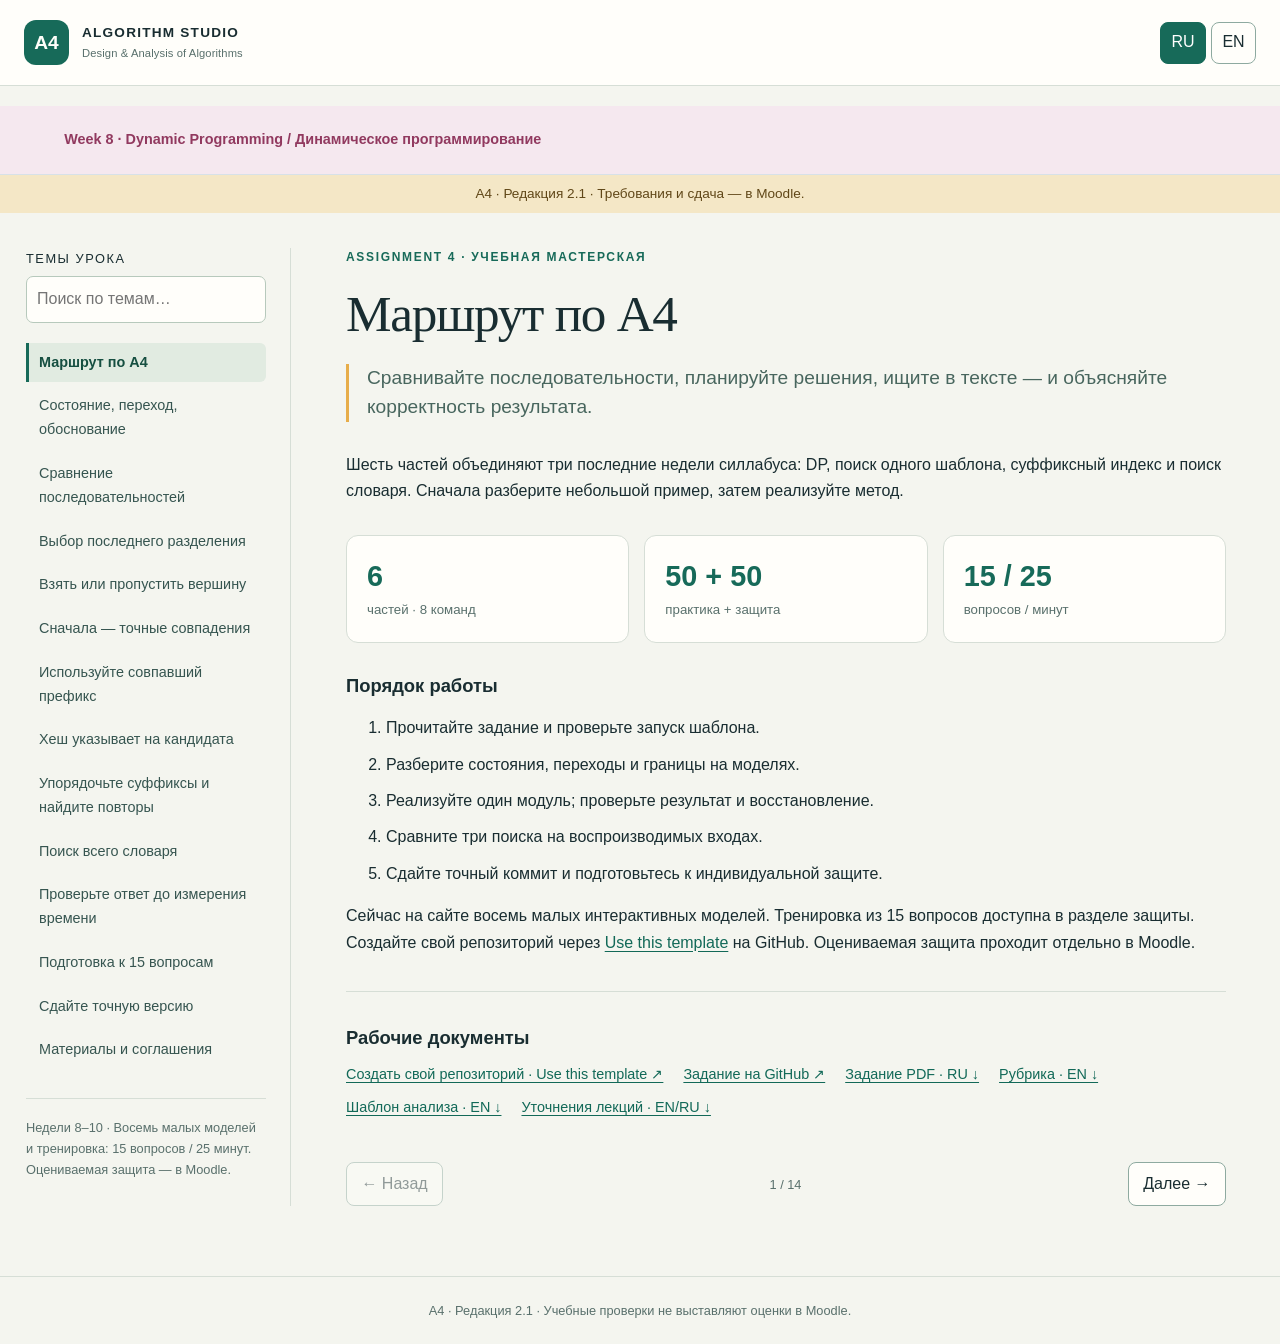
<file: docs/index.html>
<!doctype html>
<html lang="ru">
<head>
<meta charset="utf-8"><meta name="viewport" content="width=device-width, initial-scale=1">
<title>A4 · Dynamic Programming & String Processing</title>
<meta name="description" content="Учебные модели Assignment 4: динамическое программирование и обработка строк.">
<link rel="stylesheet" href="style.css">
<script defer src="content.js"></script><script defer src="app.js"></script>
</head>
<body>
<a class="skip" href="#main">К содержанию / Skip to content</a>
<header><a class="brand" href="#start"><span class="brand-icon">A4</span><span>ALGORITHM STUDIO<small>Design & Analysis of Algorithms</small></span></a><div class="language" role="group" aria-label="Language"><button data-lang="RU">RU</button><button data-lang="EN">EN</button></div></header>
<nav class="week8-banner" aria-label="Week 8"><a href="week8/">Week 8 · Dynamic Programming / Динамическое программирование</a></nav>
<div class="draft" id="draft"></div>
<div class="shell"><aside><label for="search" id="searchLabel"></label><input id="search" type="search" autocomplete="off"><nav id="nav" aria-label="Topics"></nav><div class="aside-note" id="asideNote"></div></aside>
<main id="main" tabindex="-1"><div class="eyebrow" id="eyebrow"></div><h1 id="title"></h1><p class="lead" id="lead"></p><article id="article"></article><section id="lab" class="lab" hidden aria-labelledby="labHeading"></section><section class="downloads"><h2 id="downloadsTitle"></h2><div id="downloads"></div></section><div class="paging"><button id="prev"></button><span id="position"></span><button id="next"></button></div></main></div>
<footer id="footer"></footer>
</body></html>
</file>
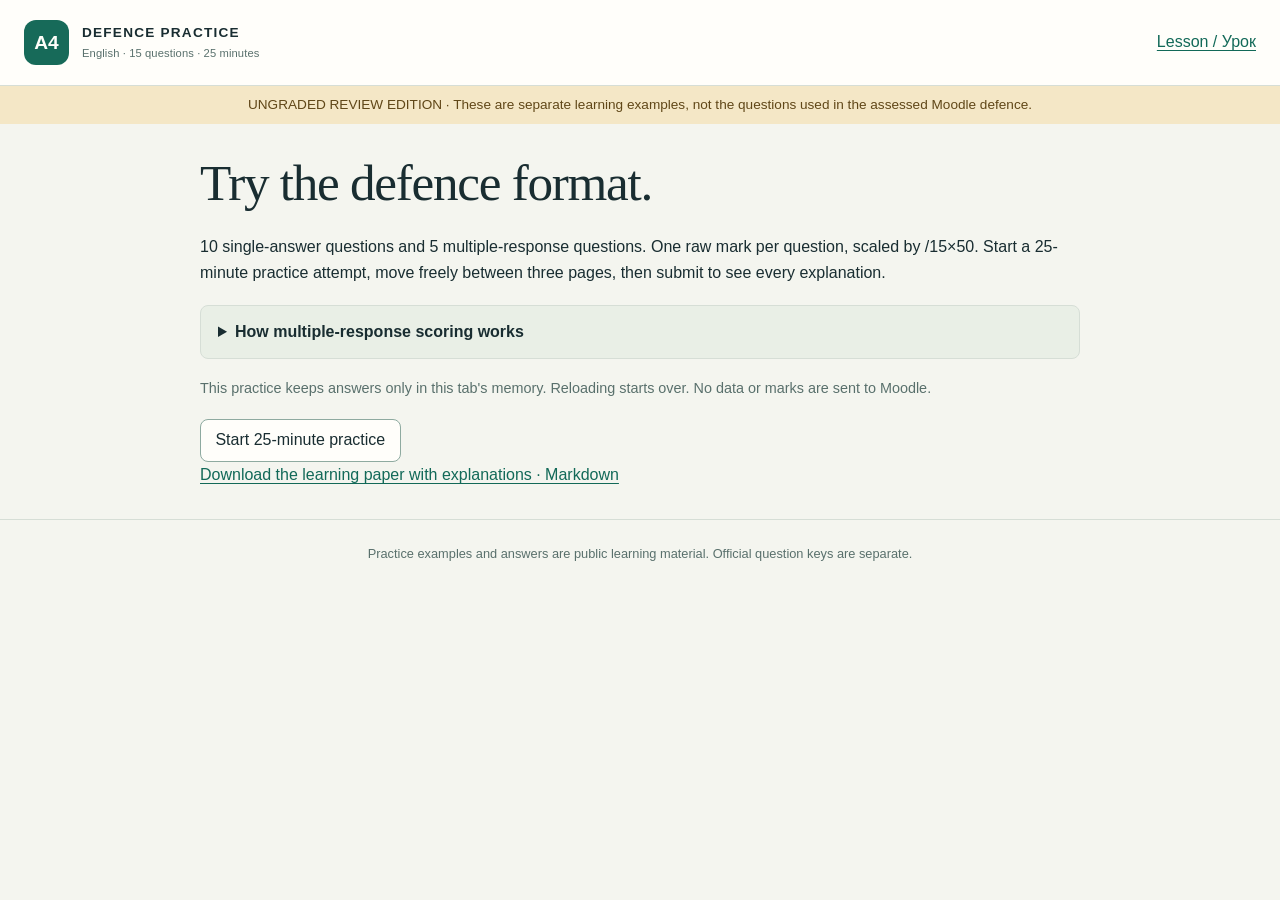
<file: docs/practice.html>
<!doctype html><html lang="en"><head><meta charset="utf-8"><meta name="viewport" content="width=device-width,initial-scale=1"><title>A4 · Defence Practice</title><link rel="stylesheet" href="style.css"><script defer src="practice-content.js"></script><script defer src="practice.js"></script>
<style>.practice-shell{max-width:920px;margin:30px auto;padding:0 20px}.practice-card{background:#fffefa;border:1px solid #d6ded6;border-radius:12px;padding:20px;margin:20px 0}.practice-card legend{font-weight:600;padding:0 5px}.practice-card fieldset{border:0;padding:0;margin:0;min-width:0}.practice-card label{display:flex;gap:12px;align-items:flex-start;margin-top:12px;cursor:pointer}.practice-card input{margin-top:7px;flex:none;accent-color:#176a59}.timer{position:sticky;top:0;background:#fffefa;border:1px solid #d6ded6;border-radius:9px;padding:12px 16px;display:flex;gap:14px;align-items:center;justify-content:space-between;z-index:2}.timer strong{font-size:1.3rem;font-variant-numeric:tabular-nums}.option-reason{font-size:.9rem;padding:8px 12px;border-left:3px solid #a8c3b0;margin-top:7px}.score{font-size:1.3rem;padding:18px;background:#e2eddf;border-radius:9px}.hint{font-size:.9rem;color:#59706c}.practice-card.correct{border-color:#26755b}.practice-card.partial{border-color:#b38a35}.practice-card.incorrect{border-color:#b17954}@media(max-width:620px){.practice-shell{padding:0 14px}.practice-card{padding:16px 12px}.timer{font-size:.82rem}.timer strong{font-size:1.1rem}.paging{flex-wrap:wrap}}
</style></head><body><header><a class="brand" href="index.html#defence"><span class="brand-icon">A4</span><span>DEFENCE PRACTICE<small>English · 15 questions · 25 minutes</small></span></a><a href="index.html#defence">Lesson / Урок</a></header><div class="draft">UNGRADED REVIEW EDITION · These are separate learning examples, not the questions used in the assessed Moodle defence.</div><main class="practice-shell"><h1>Try the defence format.</h1><div id="intro"><p>10 single-answer questions and 5 multiple-response questions. One raw mark per question, scaled by /15×50. Start a 25-minute practice attempt, move freely between three pages, then submit to see every explanation.</p><details><summary>How multiple-response scoring works</summary><p>With k correct options (2 or 3), each selected correct earns 1/k and each selected wrong deducts 1/(2k). The question floor is 0. Selecting all five gives 0.25 or about 0.67. Full credit needs all correct options and no incorrect options.</p></details><p class="hint">This practice keeps answers only in this tab's memory. Reloading starts over. No data or marks are sent to Moodle.</p><button id="start">Start 25-minute practice</button><p><a href="materials/Practice_15_EN.md" download>Download the learning paper with explanations · Markdown</a></p></div><div id="attempt" hidden><div class="timer"><span id="progress"></span><strong id="time">25:00</strong><button id="submit">Submit practice</button></div><p id="summary" role="status"></p><div id="questions"></div><div class="paging"><button id="back">← Previous page</button><span id="page"></span><button id="forward">Next page →</button></div><p class="hint">Questions 1–10: choose one. Questions 11–15: select all that apply.</p><button id="restart" hidden>Start a new practice</button></div></main><footer>Practice examples and answers are public learning material. Official question keys are separate.</footer></body></html>
</file>
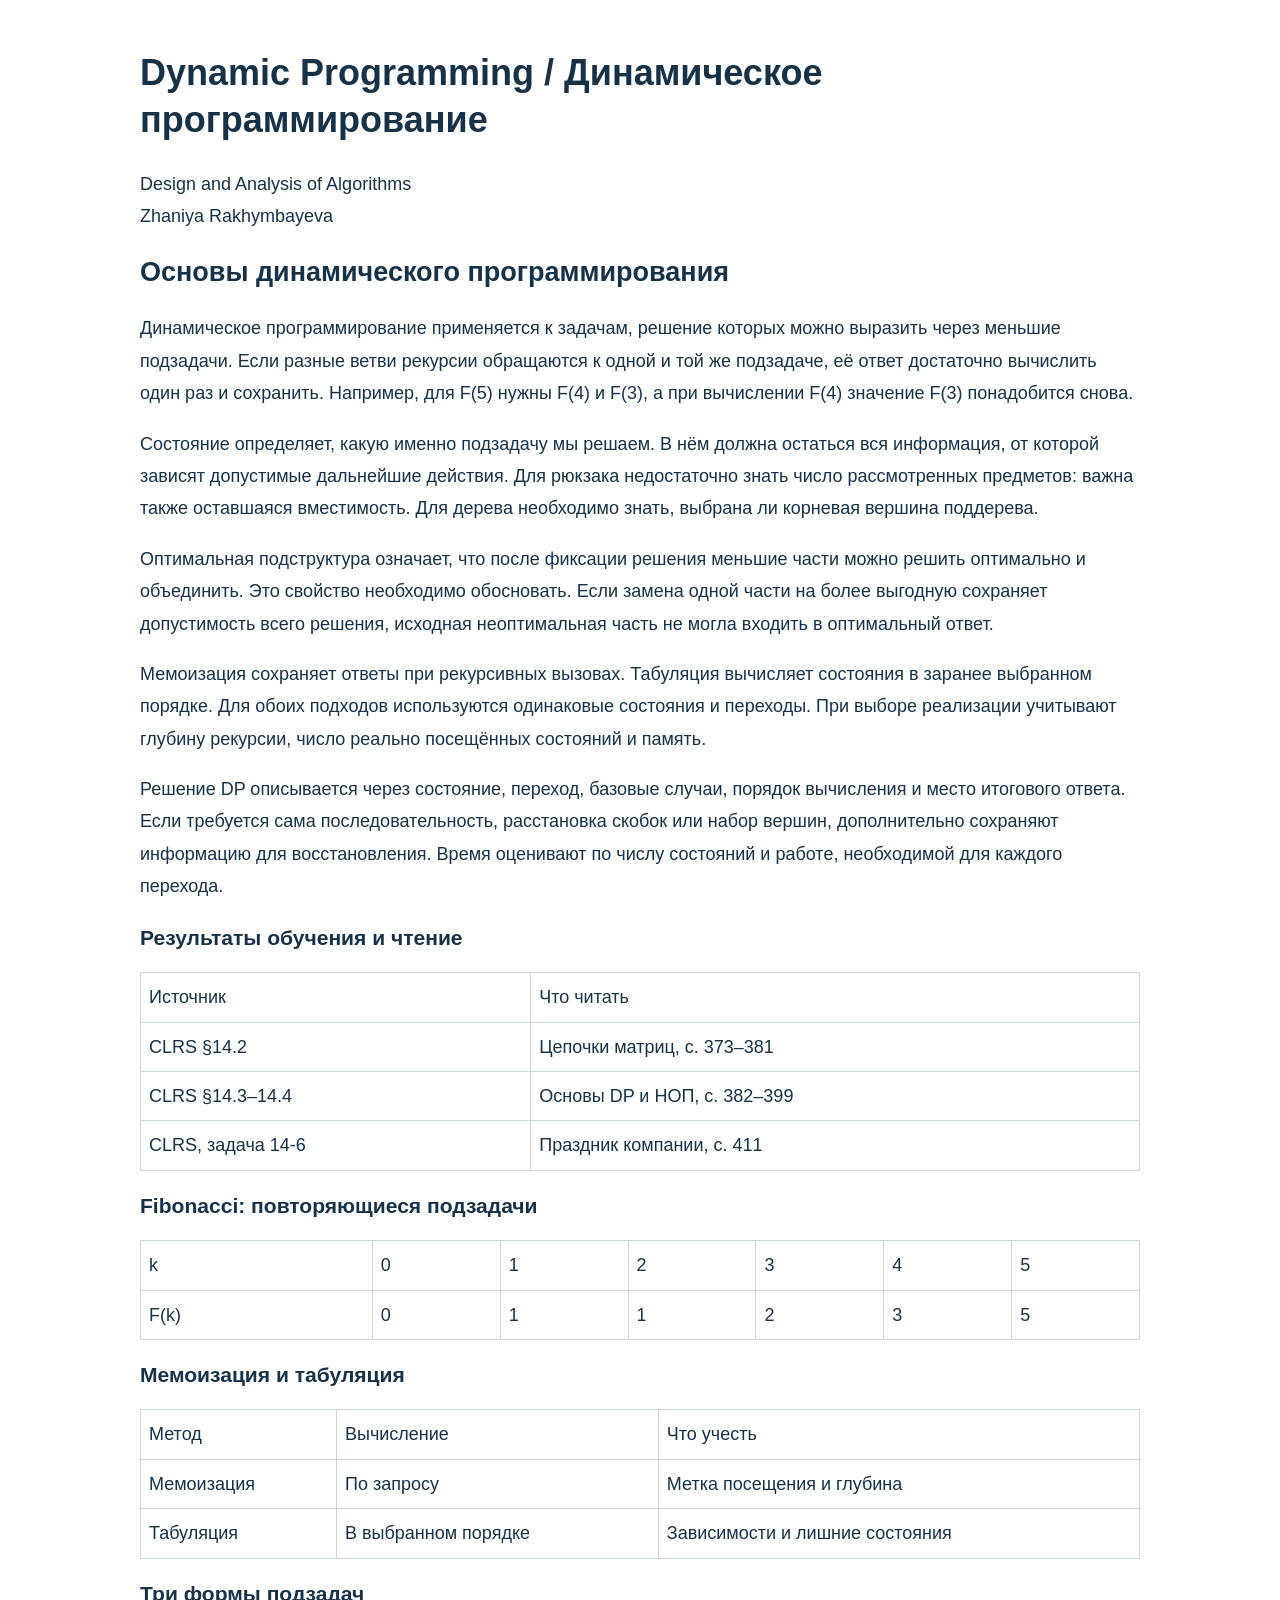
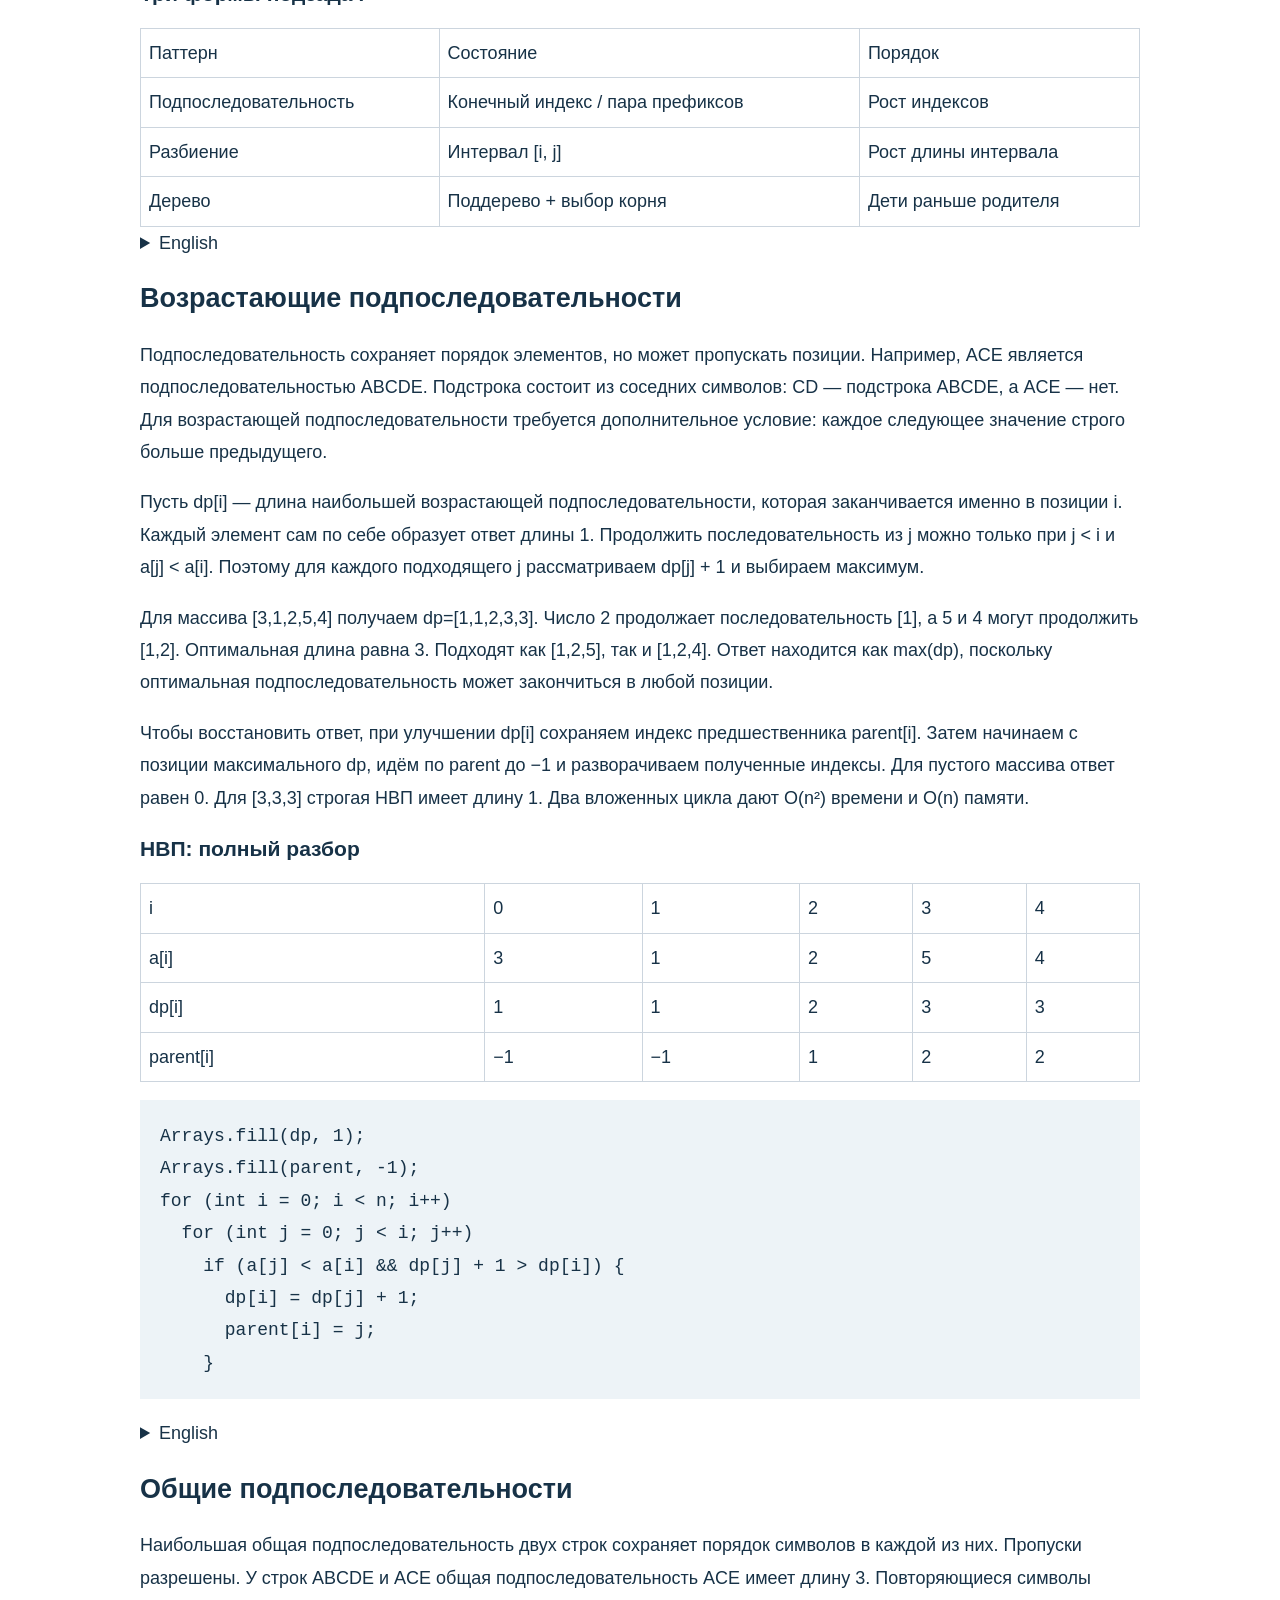
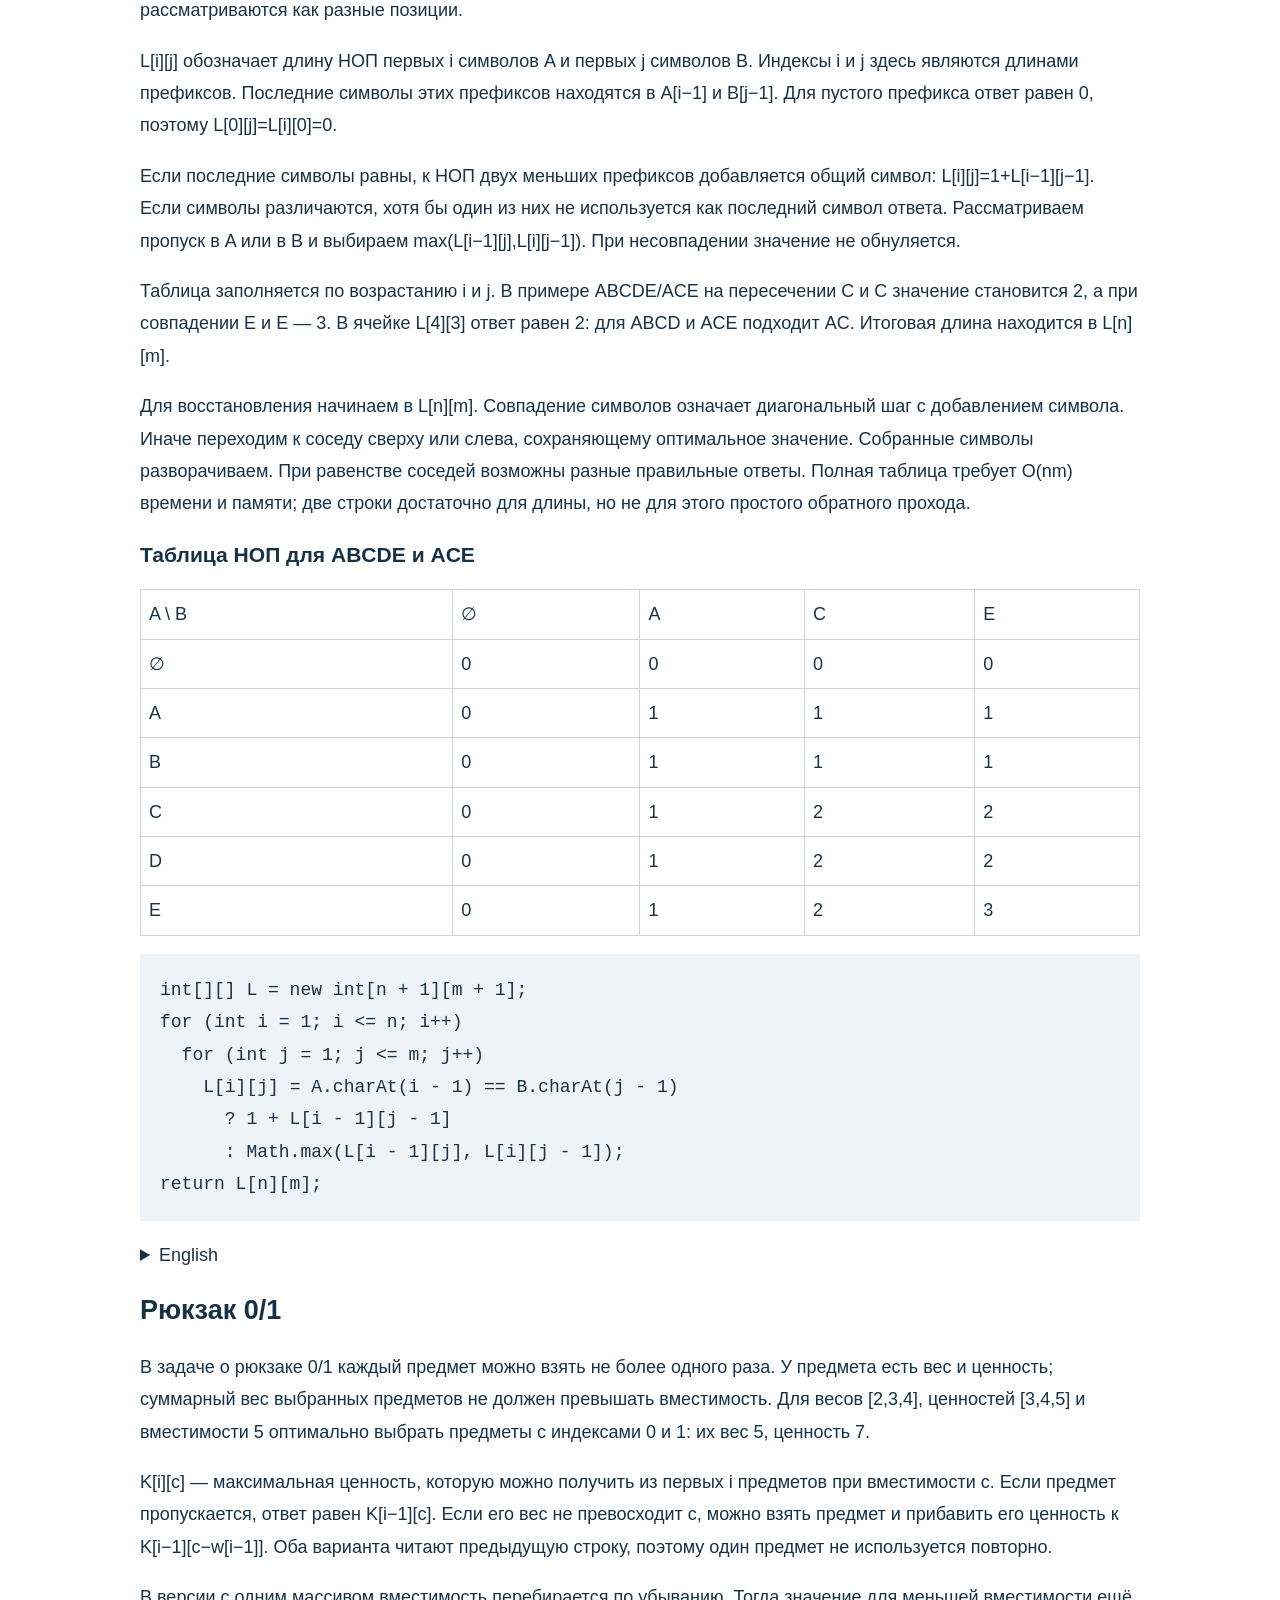
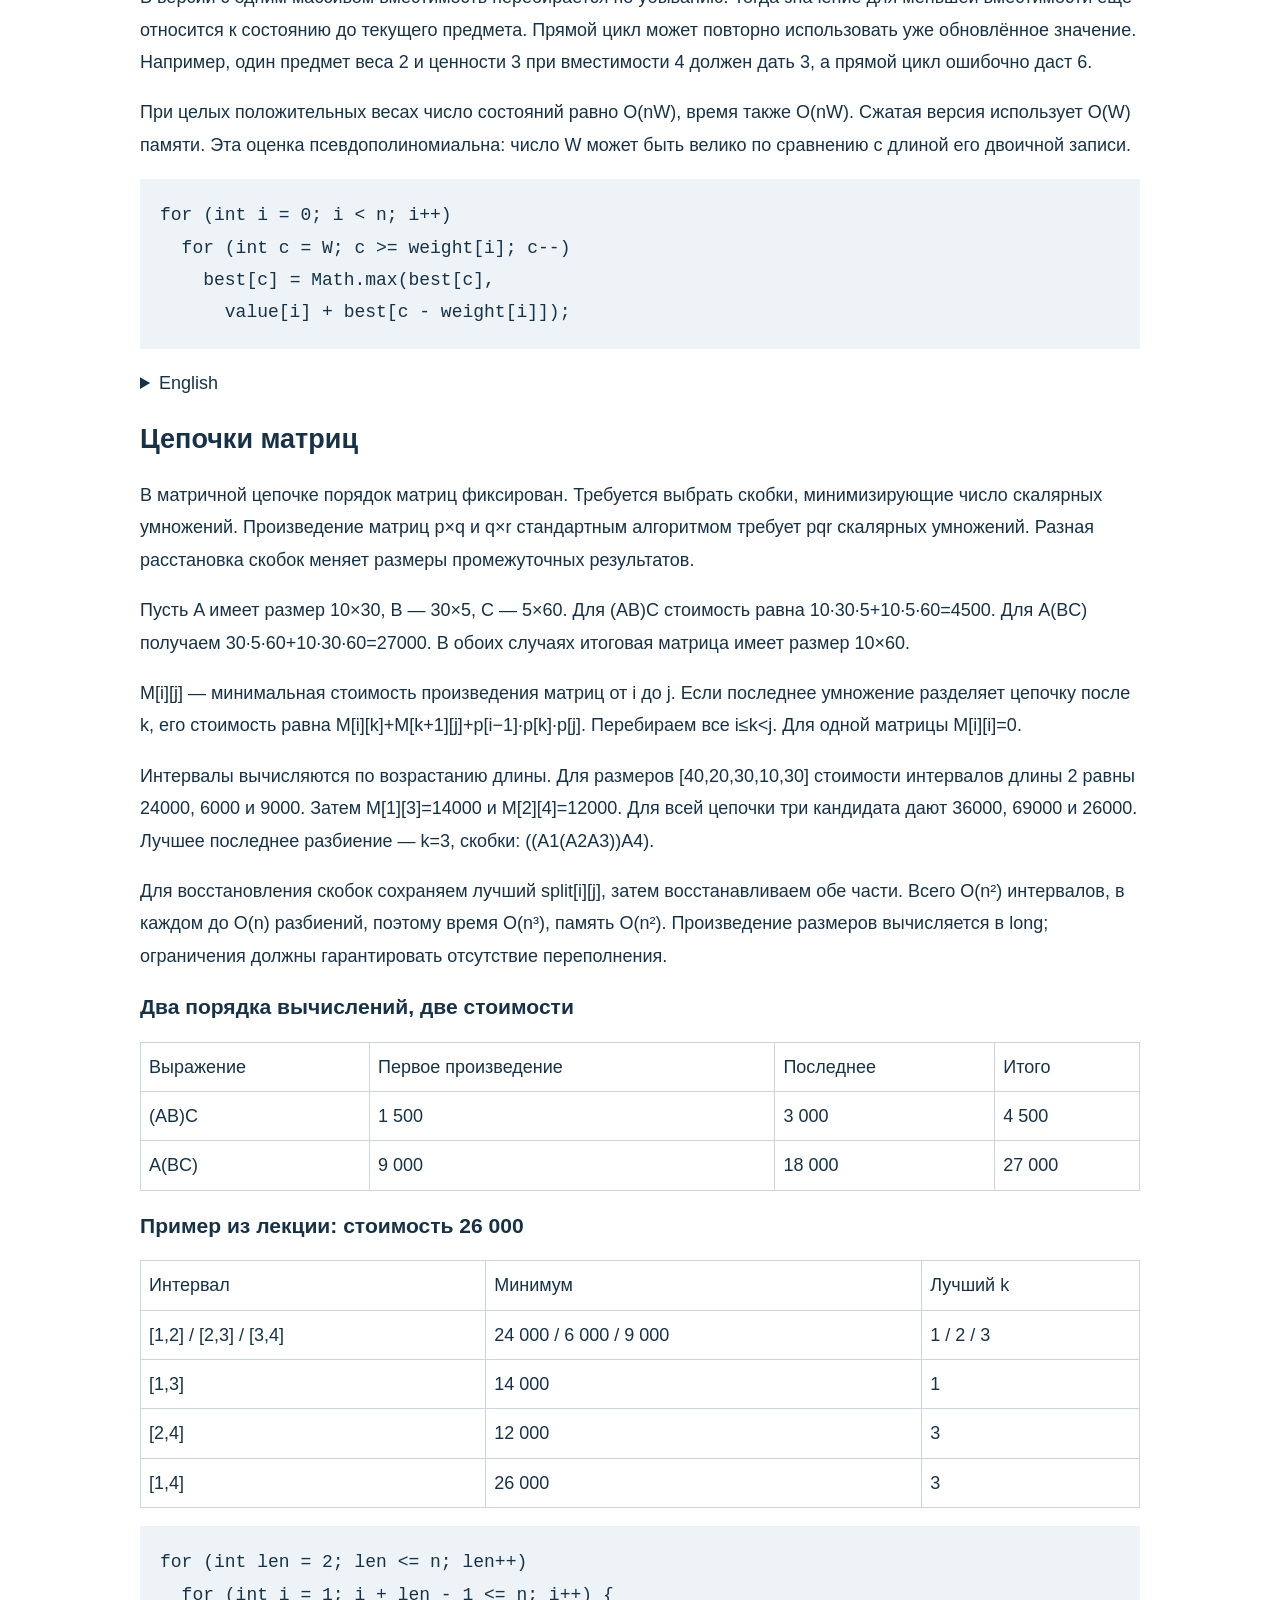
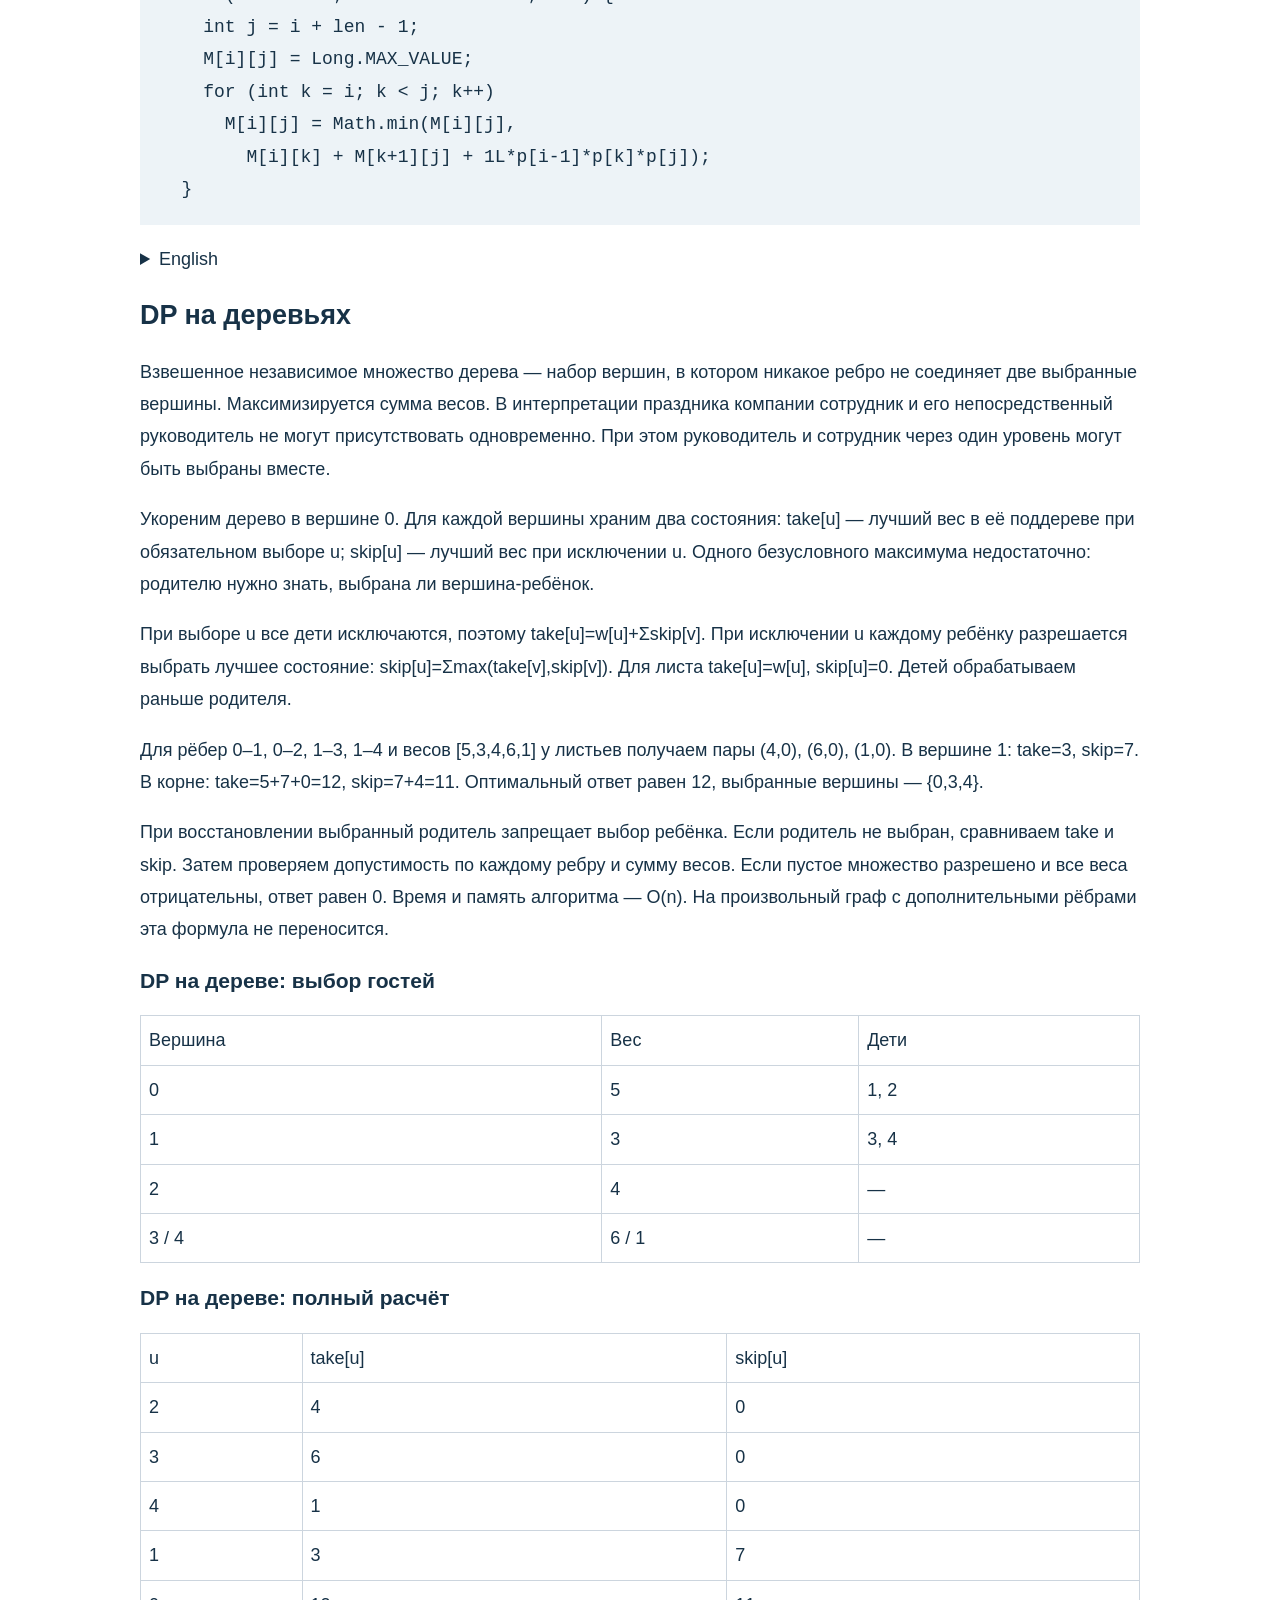
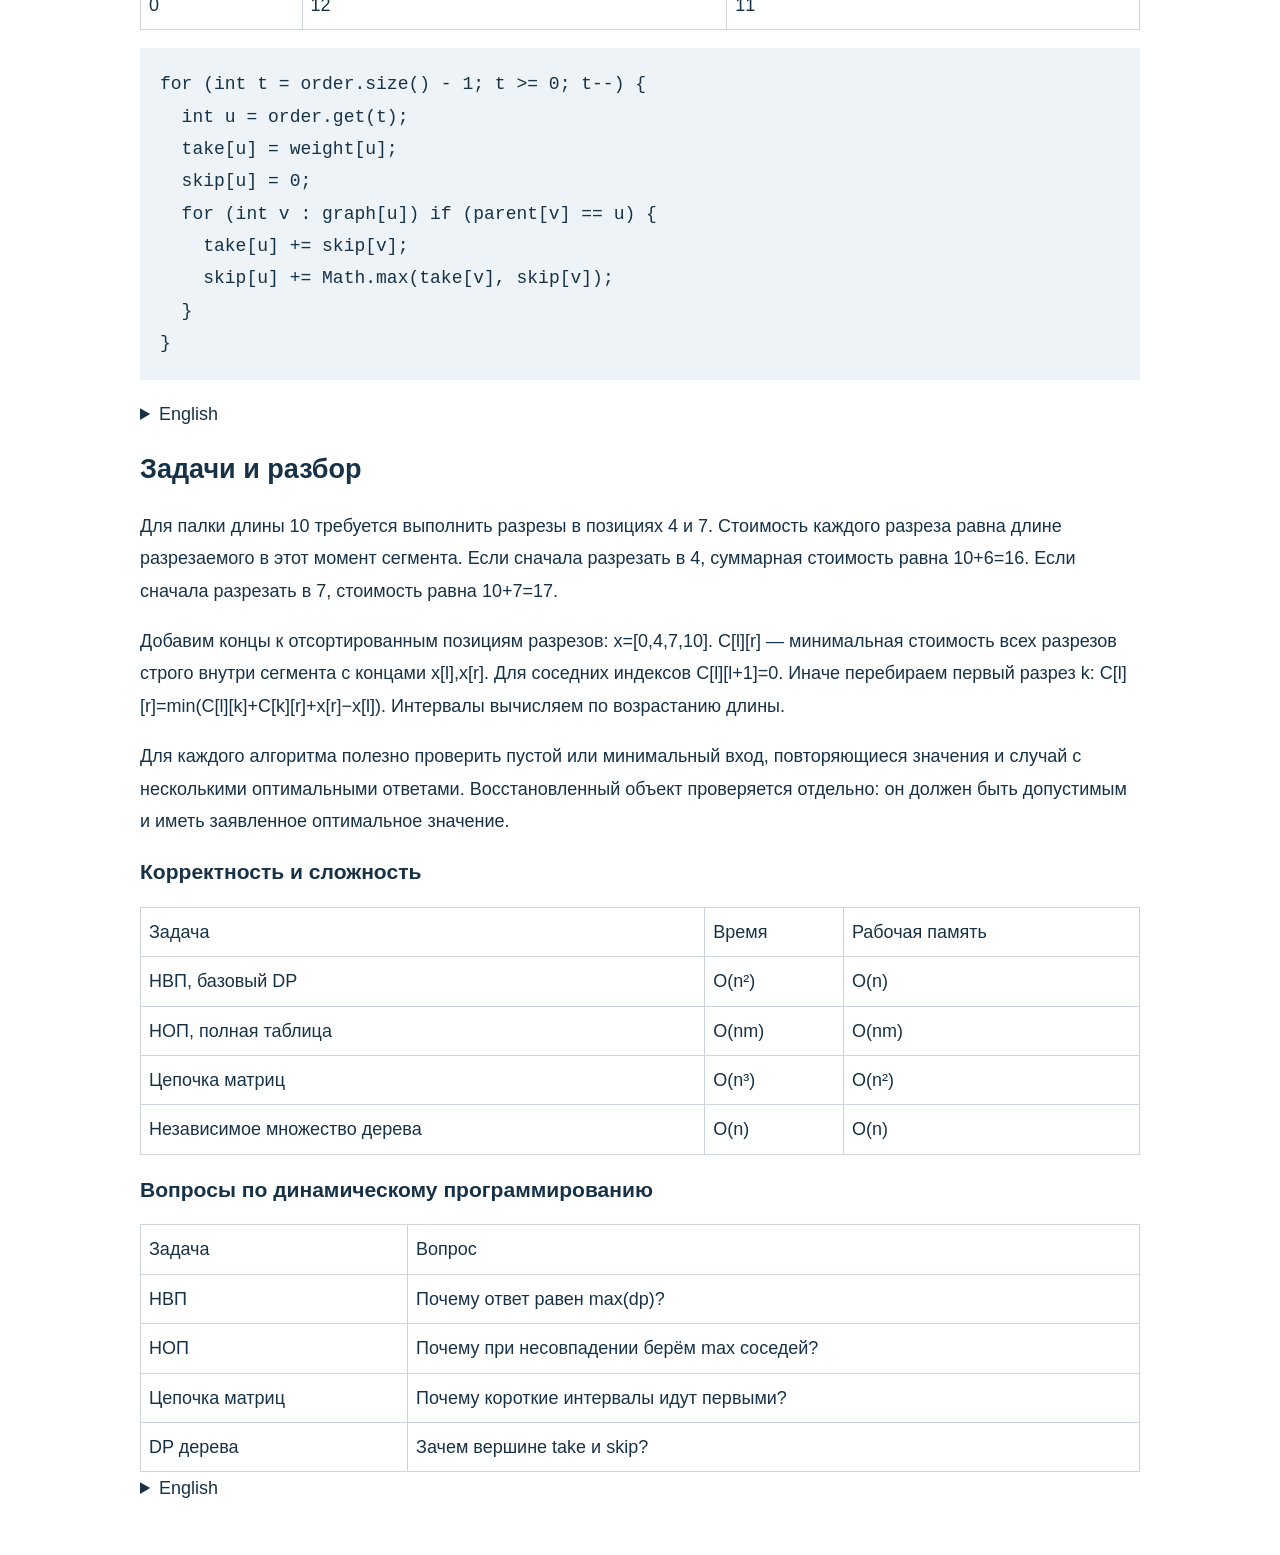
<file: docs/week8/materials/Lecture_Notes_EN_RU.html>
<!doctype html><html lang="ru"><meta charset="utf-8"><meta name="viewport" content="width=device-width,initial-scale=1"><title>Dynamic Programming / Динамическое программирование</title><style>body{max-width:1000px;margin:50px auto;padding:0 24px;font:18px/1.8 Arial;color:#173247}h1,h2,h3{line-height:1.3}pre{white-space:pre-wrap;padding:20px;background:#edf3f7}table{border-collapse:collapse;width:100%}td,th{padding:8px;border:1px solid #ccd5de}a{color:#a44270}</style><body><h1>Dynamic Programming / Динамическое программирование</h1><p>Design and Analysis of Algorithms<br>Zhaniya Rakhymbayeva</p><h2>Основы динамического программирования</h2><p>Динамическое программирование применяется к задачам, решение которых можно выразить через меньшие подзадачи. Если разные ветви рекурсии обращаются к одной и той же подзадаче, её ответ достаточно вычислить один раз и сохранить. Например, для F(5) нужны F(4) и F(3), а при вычислении F(4) значение F(3) понадобится снова.</p><p>Состояние определяет, какую именно подзадачу мы решаем. В нём должна остаться вся информация, от которой зависят допустимые дальнейшие действия. Для рюкзака недостаточно знать число рассмотренных предметов: важна также оставшаяся вместимость. Для дерева необходимо знать, выбрана ли корневая вершина поддерева.</p><p>Оптимальная подструктура означает, что после фиксации решения меньшие части можно решить оптимально и объединить. Это свойство необходимо обосновать. Если замена одной части на более выгодную сохраняет допустимость всего решения, исходная неоптимальная часть не могла входить в оптимальный ответ.</p><p>Мемоизация сохраняет ответы при рекурсивных вызовах. Табуляция вычисляет состояния в заранее выбранном порядке. Для обоих подходов используются одинаковые состояния и переходы. При выборе реализации учитывают глубину рекурсии, число реально посещённых состояний и память.</p><p>Решение DP описывается через состояние, переход, базовые случаи, порядок вычисления и место итогового ответа. Если требуется сама последовательность, расстановка скобок или набор вершин, дополнительно сохраняют информацию для восстановления. Время оценивают по числу состояний и работе, необходимой для каждого перехода.</p><h3>Результаты обучения и чтение</h3><table><tr><td>Источник</td><td>Что читать</td></tr><tr><td>CLRS §14.2</td><td>Цепочки матриц, с. 373–381</td></tr><tr><td>CLRS §14.3–14.4</td><td>Основы DP и НОП, с. 382–399</td></tr><tr><td>CLRS, задача 14-6</td><td>Праздник компании, с. 411</td></tr></table><h3>Fibonacci: повторяющиеся подзадачи</h3><table><tr><td>k</td><td>0</td><td>1</td><td>2</td><td>3</td><td>4</td><td>5</td></tr><tr><td>F(k)</td><td>0</td><td>1</td><td>1</td><td>2</td><td>3</td><td>5</td></tr></table><h3>Мемоизация и табуляция</h3><table><tr><td>Метод</td><td>Вычисление</td><td>Что учесть</td></tr><tr><td>Мемоизация</td><td>По запросу</td><td>Метка посещения и глубина</td></tr><tr><td>Табуляция</td><td>В выбранном порядке</td><td>Зависимости и лишние состояния</td></tr></table><h3>Три формы подзадач</h3><table><tr><td>Паттерн</td><td>Состояние</td><td>Порядок</td></tr><tr><td>Подпоследовательность</td><td>Конечный индекс / пара префиксов</td><td>Рост индексов</td></tr><tr><td>Разбиение</td><td>Интервал [i, j]</td><td>Рост длины интервала</td></tr><tr><td>Дерево</td><td>Поддерево + выбор корня</td><td>Дети раньше родителя</td></tr></table><details><summary>English</summary><h3>Dynamic programming patterns</h3><p>Dynamic programming solves problems by expressing their answers through smaller subproblems and storing results that will be needed again. Three structures occur frequently: a position in a sequence, a contiguous interval, and a rooted subtree. These structures determine what a state needs to remember and which answers must be available before it can be computed. We will examine increasing subsequences and common subsequences, then use interval states to choose parentheses for matrix multiplication. Finally, we will select a maximum weight independent set in a tree. Each example begins with the meaning of its state. The recurrence follows from the legal choices, and the evaluation order follows from the dependencies. We will also recover the actual sequence, expression, or selected vertices, because the optimal value alone does not identify the solution. The same questions apply throughout: what information does this subproblem need, which choices cover all valid solutions, and why can smaller optimal answers be combined?</p><h3>Learning outcomes and reading</h3><p>A complete dynamic programming solution includes a precise state definition, a recurrence, base cases, an evaluation order, and the location of the final answer. When the required output is a sequence or a set rather than its value, the solution also needs reconstruction. Correctness can be established by induction in the dependency order. Each transition must construct a legal solution, and every optimal solution must correspond to a choice considered by that transition. For matrix chains, the final multiplication determines the split. For a common subsequence, the final characters determine the two cases. For a tree, the choice at the subtree root determines which child states are allowed. Chapter fourteen of Introduction to Algorithms develops these ideas through rod cutting, matrix-chain multiplication, and longest common subsequences. The company-party problem gives a tree application. Fibonacci and zero-one knapsack provide additional examples of how repeated subproblems and state restrictions affect the implementation.</p><h3>Why stored answers help</h3><p>Dynamic programming is useful when a problem can be expressed using smaller subproblems and those subproblems recur. Optimal substructure means that, once a relevant choice is fixed, the remaining parts can use their own optimal solutions. We must justify this property rather than assume it. Overlap means that separate branches of a recursive search ask the same question again. Saving the answer prevents repeated work. Compare this with merge sort. Its two recursive calls work on separate halves, and there is normally no repeated request for the same half within one run. A dynamic programming recurrence often forms a directed acyclic graph of dependencies. This connects directly to topological ordering. A state is sufficient only when two situations with that same state have the same possible future decisions and the same relevant outcome. If capacity affects future choices, for example, the state must include capacity. A table alone does not make an algorithm correct or efficient.</p><h3>Fibonacci: repeated subproblems</h3><p>Consider Fibonacci numbers, with zero as the zeroth value and one as the first. To compute the fifth value recursively, we request the fourth and third. Computing the fourth requests the third again. The same duplication continues at smaller indices. A memoized function checks whether an answer already exists before making recursive calls. A bottom-up version fills the values in increasing index order. Both compute only a linear number of distinct states, with constant work per state under a fixed-width arithmetic model. The naive recursive method takes exponential time, while these versions take linear time. For the fifth value, the table is zero, one, one, two, three, five. This is a warm-up, not the main intellectual challenge. Fibonacci already gives us the recurrence. In more interesting problems, deciding what the state should mean is the difficult part. Also remember that fixed-width Java integers eventually overflow. If we use arbitrary precision numbers, arithmetic cost grows with the number of bits.</p><h3>Memoization and tabulation</h3><p>There are two common ways to evaluate the same recurrence. Memoization keeps a recursive description and stores completed answers. It can avoid states that are never reached, but it needs a call stack and a reliable way to distinguish a missing entry from a valid answer. Zero is often a valid answer, so a separate visited flag can be useful. Tabulation chooses a valid order in advance and fills a table with loops. It avoids recursive call overhead and often makes memory compression easier. However, it may also compute states that memoization never needs. Therefore, we should not claim that tabulation is always faster or always uses less memory. These are implementation trade-offs. For either approach, correctness depends on the same state definition and recurrence. Before changing one implementation into the other, list the dependencies of a state. The loop order must make those dependencies available. For interval problems that usually means increasing interval length. For a rooted tree it means processing children before their parent.</p><h3>A complete DP specification</h3><p>Here is the specification we will use for every example. First, define the state in words, including exactly which input elements it covers and which restrictions apply. Second, list the choices that can produce a valid solution and turn them into a recurrence. Third, handle the smallest subproblems with explicit base cases. Fourth, choose an evaluation order and explain why every dependency is ready. Fifth, locate the answer to the original problem. Sometimes it is the last table entry, but sometimes it is the maximum over many entries. Sixth, decide whether we need an actual sequence, a parenthesization, or a set of selected nodes. These outputs require reconstruction information or an appropriate backtracking procedure. Finally, justify correctness and analyze time and memory. A useful time estimate is the number of states multiplied by the amount of work per state, with separate accounting when the work varies. You should be able to apply this checklist before writing any loops.</p><h3>Three shapes of subproblems</h3><p>The three patterns differ mainly in the structure of their states. In longest increasing subsequence, one useful state records the best subsequence ending at a particular position. In longest common subsequence, the state uses a pair of prefix lengths, because the answer depends on two strings. In matrix-chain multiplication, the natural question is the cheapest way to evaluate a contiguous interval of matrices. In tree independent set, a state refers to a rooted subtree and records whether its root is selected. Notice that the dimensions of the table come from the information the subproblem needs. They are not arbitrary choices. A two-dimensional table can represent two prefixes, two interval boundaries, or a node and a binary condition. Those meanings require different transitions and different orders. A problem can first be classified by writing its state definition. Recognizing a familiar pattern helps, but the definition must still match the exact problem.</p></details><h2>Возрастающие подпоследовательности</h2><p>Подпоследовательность сохраняет порядок элементов, но может пропускать позиции. Например, ACE является подпоследовательностью ABCDE. Подстрока состоит из соседних символов: CD — подстрока ABCDE, а ACE — нет. Для возрастающей подпоследовательности требуется дополнительное условие: каждое следующее значение строго больше предыдущего.</p><p>Пусть dp[i] — длина наибольшей возрастающей подпоследовательности, которая заканчивается именно в позиции i. Каждый элемент сам по себе образует ответ длины 1. Продолжить последовательность из j можно только при j &lt; i и a[j] &lt; a[i]. Поэтому для каждого подходящего j рассматриваем dp[j] + 1 и выбираем максимум.</p><p>Для массива [3,1,2,5,4] получаем dp=[1,1,2,3,3]. Число 2 продолжает последовательность [1], а 5 и 4 могут продолжить [1,2]. Оптимальная длина равна 3. Подходят как [1,2,5], так и [1,2,4]. Ответ находится как max(dp), поскольку оптимальная подпоследовательность может закончиться в любой позиции.</p><p>Чтобы восстановить ответ, при улучшении dp[i] сохраняем индекс предшественника parent[i]. Затем начинаем с позиции максимального dp, идём по parent до −1 и разворачиваем полученные индексы. Для пустого массива ответ равен 0. Для [3,3,3] строгая НВП имеет длину 1. Два вложенных цикла дают O(n²) времени и O(n) памяти.</p><h3>НВП: полный разбор</h3><table><tr><td>i</td><td>0</td><td>1</td><td>2</td><td>3</td><td>4</td></tr><tr><td>a[i]</td><td>3</td><td>1</td><td>2</td><td>5</td><td>4</td></tr><tr><td>dp[i]</td><td>1</td><td>1</td><td>2</td><td>3</td><td>3</td></tr><tr><td>parent[i]</td><td>−1</td><td>−1</td><td>1</td><td>2</td><td>2</td></tr></table><pre><code>Arrays.fill(dp, 1);
Arrays.fill(parent, -1);
for (int i = 0; i &lt; n; i++)
  for (int j = 0; j &lt; i; j++)
    if (a[j] &lt; a[i] &amp;&amp; dp[j] + 1 &gt; dp[i]) {
      dp[i] = dp[j] + 1;
      parent[i] = j;
    }</code></pre><details><summary>English</summary><h3>Subsequence and substring</h3><p>Before deriving a recurrence, we need to understand the object we are choosing. A subsequence preserves the order of the original elements, but it may skip positions. A substring uses consecutive positions. In the string A B C D E, A C E is a subsequence because we can keep positions one, three, and five. It is not a substring because those positions are separated. C D is both a substring and a subsequence. E A is neither, because it reverses the order. This distinction changes algorithms. Longest common substring uses a recurrence that resets a value after a mismatch. Longest common subsequence can skip a character and keep the best result from a neighboring prefix state. Ask yourself whether the problem allows gaps before choosing a formula. For our examples, an empty subsequence is allowed, and repeated letters are distinct positions. We match positions in increasing order even when their character values are equal.</p><h3>Longest increasing subsequence</h3><p>Let us find a strictly increasing subsequence in the array three, one, two, five, four. We define dp at index i as the length of the longest increasing subsequence ending exactly at that index. The phrase ending exactly here is essential. It means the current element must belong to the subsequence. To extend an earlier solution, we choose an earlier index j whose value is strictly smaller than the current value. Appending the current element then adds one to the length stored at j. We take the best such predecessor. If no predecessor works, the element alone gives length one. The final answer is the maximum entry of the array, because the best subsequence may end anywhere. It is not automatically the last entry. For empty input we return length zero. Strict increase uses a less-than comparison. Replacing it with less-than-or-equal solves the different problem of longest nondecreasing subsequence, which treats equal adjacent values differently.</p><h3>LIS: a complete trace</h3><p>We now evaluate the array from left to right. At index zero, value three has no earlier predecessor, so its length is one. At index one, value one cannot extend three, so its length is also one. At index two, value two can extend one and reaches length two. At index three, value five can extend the subsequence one, two, reaching length three. At index four, value four can also extend one, two and reaches length three. It cannot extend five because four is smaller. Our table is therefore one, one, two, three, three. Several optimal answers can exist, and a correct implementation may reconstruct either one, two, five or one, two, four. Now predict the result for three, three, three. A strictly increasing subsequence has length one. For a decreasing array the answer is also one, provided the array is nonempty. These are useful tests for the comparison and initialization rules.</p><h3>LIS reconstruction in Java</h3><p>The length table does not directly contain a chosen subsequence. To reconstruct one, initialize a parent array with minus one. Whenever an earlier index j improves the best length ending at i, store j as the parent of i. After filling the table, find an index with maximum length and follow its parent links until the sentinel minus one. We collect values in reverse order, so we reverse the collected list before returning it. In our example, choosing the last maximum gives indices four, two, one in reverse. Their values become one, two, four after reversal. Different tie rules may produce a different optimal subsequence, so tests should normally check its length, increasing order, and whether it is a subsequence of the input. The double loop takes quadratic time, and the two arrays use linear memory. A binary search method reduces the time to n log n, but its tails array has a different meaning.</p></details><h2>Общие подпоследовательности</h2><p>Наибольшая общая подпоследовательность двух строк сохраняет порядок символов в каждой из них. Пропуски разрешены. У строк ABCDE и ACE общая подпоследовательность ACE имеет длину 3. Повторяющиеся символы рассматриваются как разные позиции.</p><p>L[i][j] обозначает длину НОП первых i символов A и первых j символов B. Индексы i и j здесь являются длинами префиксов. Последние символы этих префиксов находятся в A[i−1] и B[j−1]. Для пустого префикса ответ равен 0, поэтому L[0][j]=L[i][0]=0.</p><p>Если последние символы равны, к НОП двух меньших префиксов добавляется общий символ: L[i][j]=1+L[i−1][j−1]. Если символы различаются, хотя бы один из них не используется как последний символ ответа. Рассматриваем пропуск в A или в B и выбираем max(L[i−1][j],L[i][j−1]). При несовпадении значение не обнуляется.</p><p>Таблица заполняется по возрастанию i и j. В примере ABCDE/ACE на пересечении C и C значение становится 2, а при совпадении E и E — 3. В ячейке L[4][3] ответ равен 2: для ABCD и ACE подходит AC. Итоговая длина находится в L[n][m].</p><p>Для восстановления начинаем в L[n][m]. Совпадение символов означает диагональный шаг с добавлением символа. Иначе переходим к соседу сверху или слева, сохраняющему оптимальное значение. Собранные символы разворачиваем. При равенстве соседей возможны разные правильные ответы. Полная таблица требует O(nm) времени и памяти; две строки достаточно для длины, но не для этого простого обратного прохода.</p><h3>Таблица НОП для ABCDE и ACE</h3><table><tr><td>A \ B</td><td>∅</td><td>A</td><td>C</td><td>E</td></tr><tr><td>∅</td><td>0</td><td>0</td><td>0</td><td>0</td></tr><tr><td>A</td><td>0</td><td>1</td><td>1</td><td>1</td></tr><tr><td>B</td><td>0</td><td>1</td><td>1</td><td>1</td></tr><tr><td>C</td><td>0</td><td>1</td><td>2</td><td>2</td></tr><tr><td>D</td><td>0</td><td>1</td><td>2</td><td>2</td></tr><tr><td>E</td><td>0</td><td>1</td><td>2</td><td>3</td></tr></table><pre><code>int[][] L = new int[n + 1][m + 1];
for (int i = 1; i &lt;= n; i++)
  for (int j = 1; j &lt;= m; j++)
    L[i][j] = A.charAt(i - 1) == B.charAt(j - 1)
      ? 1 + L[i - 1][j - 1]
      : Math.max(L[i - 1][j], L[i][j - 1]);
return L[n][m];</code></pre><details><summary>English</summary><h3>LCS: two prefixes define a state</h3><p>Longest common subsequence compares two sequences. Our first string is A B C D E and the second is A C E. We define L at i, j as the length of a longest common subsequence between the first i characters of A and the first j characters of B. We use half-open prefix notation, so a prefix of length i ends just before index i. This makes the empty prefix natural. The table has one extra row and one extra column. Row zero and column zero contain zeros because an empty sequence has no nonempty common subsequence with any other sequence. The original problem is the table entry at the two full lengths. We are not requiring the current last characters to appear in the answer, which is different from our LIS state. Keep this difference in mind when locating the result. In this simple example, A C E is common to both strings and has length three.</p><h3>LCS recurrence</h3><p>To derive the LCS recurrence, compare the last characters of the two prefixes. If they are equal, we can extend an optimal common subsequence of the two shorter prefixes by this matching character. The value is one plus the diagonal entry. If the characters differ, a common subsequence cannot use both as its final matching pair. At least one of these final positions is unused. We therefore consider skipping the last position of A or skipping the last position of B, and take the larger answer. These choices cover all possibilities for an optimal solution. The base cases handle either empty prefix. A row-by-row evaluation from small indices to large indices makes the diagonal, above, and left dependencies available. Notice that a mismatch does not reset the answer to zero. Resetting would discard useful subsequences containing earlier matches. That rule belongs to the longest common substring problem, where consecutive positions are required. Write the state sentence beside the recurrence to keep these problems separate.</p><h3>LCS table for ABCDE and ACE</h3><p>Let us fill the complete table for our two strings. The first row and first column are zero. Comparing A with A gives one, and that value remains available as the second prefix grows. On the row for B, no new character matches the current characters of A C E, so the best value stays one. On the row for C and column for C, we add one to the diagonal value one, obtaining two. At the next column we keep that value even though C and E differ. The row for D also preserves the best length two. Finally, E matches E and extends the diagonal length two to three. The bottom-right entry is three. Before looking at the finished row, predict the value at the D row and E column. It is two, representing the common subsequence A C. This table is a record of prefix questions, so every entry has a concrete interpretation beyond its number.</p><h3>LCS backtracking</h3><p>To recover a longest common subsequence, start at the bottom-right corner of the full table. When the two current characters match, record that character and move diagonally to the shorter prefixes. When they do not match, move toward an above or left neighbor that retains the optimal value. Continue until one prefix becomes empty. For our example, we record E, later C, and finally A. Reversing these characters gives A C E. A tie between the above and left values means that more than one optimal route may exist. A deterministic implementation can prefer one direction, but it should not claim that its resulting string is the only answer. The classic textbook example A B C B D A B and B D C A B A has optimal length four and several possible answers. If we compress the table to two rows, the length is still available, but this simple backtracking procedure loses information. Reconstruction requires retaining decisions or using a different method.</p><h3>LCS implementation in Java</h3><p>This Java fragment directly implements the prefix definition. We allocate n plus one rows and m plus one columns. Java initializes primitive integer arrays to zero, giving the required boundary conditions. The loops begin at one because row zero and column zero already represent empty prefixes. To access a character, subtract one from its prefix length. On a match, use the diagonal value plus one. Otherwise, take the maximum from above and left. The answer is L at n, m. Each table cell uses constant work, so there are order n times m operations and the full table uses the same order of memory. If we only need the length, we can keep the previous row and current row, giving linear memory in the shorter string length. That optimization should follow a correct full-table implementation. These examples use Latin characters. Java char values are UTF-sixteen code units, so a general Unicode application may require code-point processing.</p><h3>Related sequence problems</h3><p>Related sequence problems include edit distance and longest palindromic subsequence. For edit distance with unit costs, an empty prefix needs one insertion per character of the other prefix. The boundary values are therefore i and j, not all zeros. Each interior state considers deletion, insertion, and replacement or matching. For longest palindromic subsequence, the state refers to an interval within one string. A single character has length one, and an empty interval has length zero. Matching endpoints can contribute two plus the interior answer. Different endpoints require skipping one side and taking the maximum. This example also shows that pattern categories overlap. A problem about a subsequence can use interval states. We choose the state according to dependencies, not according to one keyword in the problem title. In each new problem, derive the bases again instead of copying them from LCS.</p></details><h2>Рюкзак 0/1</h2><p>В задаче о рюкзаке 0/1 каждый предмет можно взять не более одного раза. У предмета есть вес и ценность; суммарный вес выбранных предметов не должен превышать вместимость. Для весов [2,3,4], ценностей [3,4,5] и вместимости 5 оптимально выбрать предметы с индексами 0 и 1: их вес 5, ценность 7.</p><p>K[i][c] — максимальная ценность, которую можно получить из первых i предметов при вместимости c. Если предмет пропускается, ответ равен K[i−1][c]. Если его вес не превосходит c, можно взять предмет и прибавить его ценность к K[i−1][c−w[i−1]]. Оба варианта читают предыдущую строку, поэтому один предмет не используется повторно.</p><p>В версии с одним массивом вместимость перебирается по убыванию. Тогда значение для меньшей вместимости ещё относится к состоянию до текущего предмета. Прямой цикл может повторно использовать уже обновлённое значение. Например, один предмет веса 2 и ценности 3 при вместимости 4 должен дать 3, а прямой цикл ошибочно даст 6.</p><p>При целых положительных весах число состояний равно O(nW), время также O(nW). Сжатая версия использует O(W) памяти. Эта оценка псевдополиномиальна: число W может быть велико по сравнению с длиной его двоичной записи.</p><pre><code>for (int i = 0; i &lt; n; i++)
  for (int c = W; c &gt;= weight[i]; c--)
    best[c] = Math.max(best[c],
      value[i] + best[c - weight[i]]);</code></pre><details><summary>English</summary><h3>0/1 knapsack as a bridge</h3><p>Zero-one knapsack gives another example of choosing or skipping. Suppose the weights are two, three, and four, the values are three, four, and five, and the capacity is five. Selecting the first two items gives weight five and value seven. Define K at i, c as the maximum total value using the first i items with total weight at most c. We can skip the current item and keep the previous row at capacity c. If it fits, we can take it and add its value to the previous row at the remaining capacity. Using the previous row prevents selecting the same item again. The zero-item row is zero when selecting nothing is allowed. With positive integer weights, the time is order n times capacity. This is pseudopolynomial because capacity can be much larger than the number of bits used to write it. Dynamic programming does not automatically guarantee polynomial time in input length.</p><h3>Why the knapsack loop runs downward</h3><p>Now consider memory compression for zero-one knapsack. If we store only one array, we must ensure that the remaining-capacity value still refers to the previous item stage. Processing capacities from high to low achieves this. A smaller capacity has not yet been updated for the current item, so reading it cannot reuse that item. If we process capacities upward, we may read a value already improved by the same item, accidentally implementing repeated selection. A tiny counterexample makes the issue visible. Take one item of weight two and value three with capacity four. The zero-one optimum is three because we have only one item. An ascending loop first writes three at capacity two, then reads that new value when it reaches capacity four and produces six. That is wrong for zero-one knapsack. The same issue occurs in other compressed recurrences: memory compression changes which time stage a table entry represents, so loop direction becomes part of the correctness argument.</p></details><h2>Цепочки матриц</h2><p>В матричной цепочке порядок матриц фиксирован. Требуется выбрать скобки, минимизирующие число скалярных умножений. Произведение матриц p×q и q×r стандартным алгоритмом требует pqr скалярных умножений. Разная расстановка скобок меняет размеры промежуточных результатов.</p><p>Пусть A имеет размер 10×30, B — 30×5, C — 5×60. Для (AB)C стоимость равна 10·30·5+10·5·60=4500. Для A(BC) получаем 30·5·60+10·30·60=27000. В обоих случаях итоговая матрица имеет размер 10×60.</p><p>M[i][j] — минимальная стоимость произведения матриц от i до j. Если последнее умножение разделяет цепочку после k, его стоимость равна M[i][k]+M[k+1][j]+p[i−1]·p[k]·p[j]. Перебираем все i≤k&lt;j. Для одной матрицы M[i][i]=0.</p><p>Интервалы вычисляются по возрастанию длины. Для размеров [40,20,30,10,30] стоимости интервалов длины 2 равны 24000, 6000 и 9000. Затем M[1][3]=14000 и M[2][4]=12000. Для всей цепочки три кандидата дают 36000, 69000 и 26000. Лучшее последнее разбиение — k=3, скобки: ((A1(A2A3))A4).</p><p>Для восстановления скобок сохраняем лучший split[i][j], затем восстанавливаем обе части. Всего O(n²) интервалов, в каждом до O(n) разбиений, поэтому время O(n³), память O(n²). Произведение размеров вычисляется в long; ограничения должны гарантировать отсутствие переполнения.</p><h3>Два порядка вычислений, две стоимости</h3><table><tr><td>Выражение</td><td>Первое произведение</td><td>Последнее</td><td>Итого</td></tr><tr><td>(AB)C</td><td>1 500</td><td>3 000</td><td>4 500</td></tr><tr><td>A(BC)</td><td>9 000</td><td>18 000</td><td>27 000</td></tr></table><h3>Пример из лекции: стоимость 26 000</h3><table><tr><td>Интервал</td><td>Минимум</td><td>Лучший k</td></tr><tr><td>[1,2] / [2,3] / [3,4]</td><td>24 000 / 6 000 / 9 000</td><td>1 / 2 / 3</td></tr><tr><td>[1,3]</td><td>14 000</td><td>1</td></tr><tr><td>[2,4]</td><td>12 000</td><td>3</td></tr><tr><td>[1,4]</td><td>26 000</td><td>3</td></tr></table><pre><code>for (int len = 2; len &lt;= n; len++)
  for (int i = 1; i + len - 1 &lt;= n; i++) {
    int j = i + len - 1;
    M[i][j] = Long.MAX_VALUE;
    for (int k = i; k &lt; j; k++)
      M[i][j] = Math.min(M[i][j],
        M[i][k] + M[k+1][j] + 1L*p[i-1]*p[k]*p[j]);
  }</code></pre><details><summary>English</summary><h3>Partitioning a matrix chain</h3><p>Our next pattern chooses a split inside an interval. Matrix multiplication is associative, so different parenthesizations give the same mathematical product, provided the dimensions are compatible. However, intermediate matrix sizes can change the number of scalar multiplications dramatically. Multiplying a matrix with p rows and q columns by one with q rows and r columns costs p times q times r scalar multiplications using the standard algorithm. Matrix-chain optimization chooses parentheses while preserving the original matrix order. It does not reorder the matrices, and it does not compute the matrix entries themselves. Think of it as planning a computation before executing it. The output can be a minimum cost and an expression describing the order of operations. We will start with three matrices, where there are just two parenthesizations, then generalize to an interval state. The final multiplication always splits the chain into a left contiguous part and a right contiguous part.</p><h3>Two parenthesizations, two costs</h3><p>Let us calculate both possibilities rather than accept the answer on faith. For open parenthesis A B close parenthesis C, the first multiplication costs ten times thirty times five, which is fifteen hundred. Its result has ten rows and five columns. Multiplying that result by C costs ten times five times sixty, which is three thousand. The total is forty-five hundred. For A open parenthesis B C close parenthesis, the first multiplication costs thirty times five times sixty, which is nine thousand, and creates a thirty by sixty matrix. Multiplying A by that matrix costs ten times thirty times sixty, or eighteen thousand. The total is twenty-seven thousand. Both expressions have the same final dimensions, but one uses six times as many scalar multiplications. Before moving on, identify the dimensions of each intermediate result yourself. That check explains why the transition cost depends on the two interval boundaries and the chosen split.</p><h3>The interval recurrence</h3><p>Use one-based matrix indices and an array of dimensions p. Matrix i has dimensions p at i minus one by p at i. Define M at i, j as the minimum cost of multiplying matrices i through j. In the final operation, some split k separates matrices i through k from matrices k plus one through j. The left and right parts must themselves use optimal parenthesizations; otherwise, replacing a more expensive part would improve the full expression. Their result dimensions are p at i minus one by p at k, and p at k by p at j. Combining them therefore costs the product of these three dimensions. We try every k from i through j minus one and choose the minimum total. The base case M at i, i is zero. We compute shorter intervals first. With quadratic many intervals and up to linear many splits each, the time is cubic and memory is quadratic.</p><h3>The lecture example: cost 26,000</h3><p>Consider dimensions forty, twenty, thirty, ten, thirty. These define four matrices. First solve intervals of length two. Their costs are twenty-four thousand, six thousand, and nine thousand. For matrices one through three, splitting after the first costs fourteen thousand, while splitting after the second costs thirty-six thousand. We keep fourteen thousand. For matrices two through four, the best cost is twelve thousand. Now consider the complete chain. A final split after matrix one costs thirty-six thousand. A split after matrix two costs sixty-nine thousand. A split after matrix three costs twenty-six thousand, so it is the best. To reconstruct the expression, retain that split and recursively reconstruct both sides. The first three matrices use A one multiplied by the product of A two and A three. Then multiply by A four. The resulting expression has total cost twenty-six thousand. These intermediate values are useful for detecting dimension-index errors in an implementation.</p><h3>Matrix-chain loops in Java</h3><p>The loop structure should express the dependency order visibly. The outer loop grows the interval length from two to the number of matrices. For each start index i, compute the end index j. Initialize the interval cost to a large value, then try every split k inside it. The diagonal entries remain zero, representing a single matrix. The fragment assumes positive compatible dimensions and that all intermediate costs fit a Java long. Writing one L before the product promotes the arithmetic before multiplication, preventing an accidental integer overflow in that expression. It does not protect against values exceeding the long range, so constraints still matter. A split array can record the k whenever a candidate improves the current minimum. A reconstruction procedure then returns a matrix name for a single-element interval and combines recursively reconstructed left and right expressions otherwise. Iterating intervals by arbitrary start and end indices without considering length can read values that have not yet been computed.</p><h3>Another interval problem: stick cutting</h3><p>Another interval problem asks for the minimum cost to cut a stick at specified positions. A cut costs the length of the segment being cut at that moment. The order matters because later cuts may operate on shorter segments. Add the two endpoints to the sorted required positions. Define C at l, r as the minimum cost of completing all required cuts strictly inside that interval. If the endpoint indices are adjacent, there is no internal cut and the cost is zero. Otherwise, try each internal required position as the first cut. It costs the current segment length plus the optimal costs of the left and right intervals. For a stick of length ten with required cuts at four and seven, cutting at four first costs ten plus six, giving sixteen. Cutting at seven first costs ten plus seven, giving seventeen. In this example, the interval pattern is familiar, but the combine cost differs from matrix multiplication.</p></details><h2>DP на деревьях</h2><p>Взвешенное независимое множество дерева — набор вершин, в котором никакое ребро не соединяет две выбранные вершины. Максимизируется сумма весов. В интерпретации праздника компании сотрудник и его непосредственный руководитель не могут присутствовать одновременно. При этом руководитель и сотрудник через один уровень могут быть выбраны вместе.</p><p>Укореним дерево в вершине 0. Для каждой вершины храним два состояния: take[u] — лучший вес в её поддереве при обязательном выборе u; skip[u] — лучший вес при исключении u. Одного безусловного максимума недостаточно: родителю нужно знать, выбрана ли вершина-ребёнок.</p><p>При выборе u все дети исключаются, поэтому take[u]=w[u]+Σskip[v]. При исключении u каждому ребёнку разрешается выбрать лучшее состояние: skip[u]=Σmax(take[v],skip[v]). Для листа take[u]=w[u], skip[u]=0. Детей обрабатываем раньше родителя.</p><p>Для рёбер 0–1, 0–2, 1–3, 1–4 и весов [5,3,4,6,1] у листьев получаем пары (4,0), (6,0), (1,0). В вершине 1: take=3, skip=7. В корне: take=5+7+0=12, skip=7+4=11. Оптимальный ответ равен 12, выбранные вершины — {0,3,4}.</p><p>При восстановлении выбранный родитель запрещает выбор ребёнка. Если родитель не выбран, сравниваем take и skip. Затем проверяем допустимость по каждому ребру и сумму весов. Если пустое множество разрешено и все веса отрицательны, ответ равен 0. Время и память алгоритма — O(n). На произвольный граф с дополнительными рёбрами эта формула не переносится.</p><h3>DP на дереве: выбор гостей</h3><table><tr><td>Вершина</td><td>Вес</td><td>Дети</td></tr><tr><td>0</td><td>5</td><td>1, 2</td></tr><tr><td>1</td><td>3</td><td>3, 4</td></tr><tr><td>2</td><td>4</td><td>—</td></tr><tr><td>3 / 4</td><td>6 / 1</td><td>—</td></tr></table><h3>DP на дереве: полный расчёт</h3><table><tr><td>u</td><td>take[u]</td><td>skip[u]</td></tr><tr><td>2</td><td>4</td><td>0</td></tr><tr><td>3</td><td>6</td><td>0</td></tr><tr><td>4</td><td>1</td><td>0</td></tr><tr><td>1</td><td>3</td><td>7</td></tr><tr><td>0</td><td>12</td><td>11</td></tr></table><pre><code>for (int t = order.size() - 1; t &gt;= 0; t--) {
  int u = order.get(t);
  take[u] = weight[u];
  skip[u] = 0;
  for (int v : graph[u]) if (parent[v] == u) {
    take[u] += skip[v];
    skip[u] += Math.max(take[v], skip[v]);
  }
}</code></pre><details><summary>English</summary><h3>Tree DP: choosing guests</h3><p>We now move from intervals to a hierarchy. Imagine a company party where each employee has a contribution to the event, represented by a weight. An employee and their immediate supervisor cannot both attend. The supervisor relation forms a tree, which is the setting of the textbook&#x27;s company-party problem. In graph language, we want a maximum weight independent set of a tree. Independent means that no edge has both endpoints selected. A locally attractive employee is not necessarily part of the optimal global set, because choosing that employee can exclude valuable children. We root the tree and define subproblems for its subtrees. The key boundary information is whether the subtree&#x27;s root is selected. That binary decision tells the parent what combinations are legal. Our worked example has root zero with weight five, children one and two with weights three and four, and nodes three and four below node one with weights six and one. We allow selecting no nodes.</p><h3>Two states per tree node</h3><p>Define take at u as the maximum total weight in u&#x27;s subtree when u must be selected. Define skip at u as the maximum when u must be excluded. If we select u, every child must be excluded, so we add the child&#x27;s skip value. If we exclude u, each child may be included or excluded, so we add the larger of its two states. For a leaf, take equals its weight and skip equals zero. After processing children before parents, the answer is the larger root state. The two states are necessary because one unconstrained best value would hide whether the child root was selected. The parent needs that information to enforce the edge restriction. On a tree, separate child subtrees have no edges between them, so their legal choices can be combined independently once the decision at u is fixed. That independence is the reason the recurrence works. It does not automatically extend to a general graph containing cycles or cross edges.</p><h3>Tree DP: the complete calculation</h3><p>Start with the leaves. Node two has take four and skip zero. Node three has take six and skip zero. Node four has take one and skip zero. At node one, taking the node gives its own weight three plus zero from each excluded child. Skipping it lets us take both children, giving six plus one, or seven. Now compute root zero. Taking the root gives five plus skip one, which is seven, plus skip two, which is zero. The result is twelve. Skipping the root gives the best state of node one, seven, plus the best state of node two, four. The result is eleven. Therefore the optimum is twelve. One selected set is nodes zero, three, and four. They are pairwise nonadjacent and their weights sum to twelve. Notice that a selected grandparent and selected grandchild are permitted. The rule prohibits adjacent endpoints, not every pair related anywhere in the hierarchy.</p><h3>Recovering the selected nodes</h3><p>Computing the optimum weight is only part of the tree problem when a guest list is requested. Reconstruction starts at the root with no selected parent. If the parent of a node is selected, the node must be skipped. Otherwise, compare its take and skip values and choose a better state, using a documented tie rule if they are equal. Pass the resulting decision to each child. In our example, the root is selected because twelve exceeds eleven. Its children one and two must therefore be skipped. Since node one is skipped, nodes three and four are free to take their better states, and both are selected. The result is zero, three, four. Validation should check two independent properties: every selected pair is nonadjacent, and the sum of their weights equals the reported optimum. A correct weight with an illegal guest list is still an incorrect reconstructed solution. For tiny trees, exhaustive enumeration of all vertex subsets provides a useful independent reference.</p><h3>Tree DP in reverse traversal order</h3><p>A recursive depth-first traversal naturally computes children before their parent if we combine results after recursive calls. On a very deep tree, however, recursion can exceed Java&#x27;s call-stack limit. An iterative alternative first roots the validated tree and records an order in which every parent appears before its children. Reversing that order puts all children before their parent. The displayed fragment assumes that this traversal and parent array already exist. For each node, initialize take to its weight and skip to zero. Then combine only neighbors whose parent is the current node. Each edge contributes constant work to the appropriate parent-child combination, giving linear time for the whole tree. The adjacency list, parent array, order, and state arrays use linear memory. If the input is an arbitrary graph, we must validate connectivity and the tree property rather than silently treating a spanning tree as the original problem. Discarding extra edges can produce an invalid independent set for the original graph.</p></details><h2>Задачи и разбор</h2><p>Для палки длины 10 требуется выполнить разрезы в позициях 4 и 7. Стоимость каждого разреза равна длине разрезаемого в этот момент сегмента. Если сначала разрезать в 4, суммарная стоимость равна 10+6=16. Если сначала разрезать в 7, стоимость равна 10+7=17.</p><p>Добавим концы к отсортированным позициям разрезов: x=[0,4,7,10]. C[l][r] — минимальная стоимость всех разрезов строго внутри сегмента с концами x[l],x[r]. Для соседних индексов C[l][l+1]=0. Иначе перебираем первый разрез k: C[l][r]=min(C[l][k]+C[k][r]+x[r]−x[l]). Интервалы вычисляем по возрастанию длины.</p><p>Для каждого алгоритма полезно проверить пустой или минимальный вход, повторяющиеся значения и случай с несколькими оптимальными ответами. Восстановленный объект проверяется отдельно: он должен быть допустимым и иметь заявленное оптимальное значение.</p><h3>Корректность и сложность</h3><table><tr><td>Задача</td><td>Время</td><td>Рабочая память</td></tr><tr><td>НВП, базовый DP</td><td>O(n²)</td><td>O(n)</td></tr><tr><td>НОП, полная таблица</td><td>O(nm)</td><td>O(nm)</td></tr><tr><td>Цепочка матриц</td><td>O(n³)</td><td>O(n²)</td></tr><tr><td>Независимое множество дерева</td><td>O(n)</td><td>O(n)</td></tr></table><h3>Вопросы по динамическому программированию</h3><table><tr><td>Задача</td><td>Вопрос</td></tr><tr><td>НВП</td><td>Почему ответ равен max(dp)?</td></tr><tr><td>НОП</td><td>Почему при несовпадении берём max соседей?</td></tr><tr><td>Цепочка матриц</td><td>Почему короткие интервалы идут первыми?</td></tr><tr><td>DP дерева</td><td>Зачем вершине take и skip?</td></tr></table><details><summary>English</summary><h3>Correctness and complexity</h3><p>All our examples share one correctness structure. Establish the base cases. Assume that the smaller states already have their intended optimal values. Show that every transition constructs a legal solution, and that every optimal solution has a final choice represented among the candidates. Taking the best candidate then gives the desired optimal value. The evaluation order supports this induction. For complexity, LIS has linear many end-index states but examines up to linear many predecessors for each, giving quadratic time. LCS has a product of the two prefix counts and constant work per state. Matrix chains have quadratic many intervals and up to linear many split positions. Tree DP has two states per node and total combination work proportional to the tree edges. Memory depends on the representation and whether reconstruction is required. The length-only LCS optimization does not preserve the full table used in our simple backtracking method. Always state what output the memory bound supports, rather than presenting a compressed bound without that qualification.</p><h3>Small tests reveal state errors</h3><p>Testing should challenge the state definition, not just repeat the main example. For LIS, test an empty array, one value, all equal values, and a decreasing array. For LCS, test either empty string, identical strings, no common character, and repeated characters with several optimal answers. For matrix chains, a single matrix must cost zero. Three matrices let us enumerate both possible parenthesizations by hand, and a four-matrix case exposes mistakes in interval order. For tree independent set, test a single node, a chain, a star, and negative weights when selecting nothing is allowed. Compare small random instances with a simple exhaustive solver. Reconstructed outputs need separate checks for feasibility and objective value. Also distinguish an unknown state from a valid zero answer, and avoid adding costs to an infinity sentinel. Before attempting memory optimization, make the straightforward version correct and inspect its table. A printed table for a five-element example often explains a failure more clearly than a large performance test.</p><h3>DP problem-solving questions</h3><p>The state definition determines where the final answer is found. In longest increasing subsequence, the state requires the subsequence to end at a particular index. The full optimum can end anywhere, so we take the maximum across indices. In longest common subsequence, the state already allows arbitrary common subsequences of two prefixes. The answer for the full strings is therefore the entry for both complete prefixes. On a mismatch, skipping one final character preserves earlier matches, so the recurrence takes the best neighboring prefix value. Matrix-chain states depend on shorter intervals, which explains the increasing-length order. In a tree, the parent needs to know whether the child root is selected; take and skip preserve this boundary information. Reconstruction follows the decisions that attained the optimum. Its output must be checked for feasibility as well as objective value. These distinctions are useful when adapting a recurrence to a new problem rather than copying a formula unchanged.</p><h3>References and review</h3><p>The examples illustrate the same design process under different dependencies. Sequence states describe an ending position or a pair of prefixes. Interval states describe a contiguous range and consider a split. Tree states describe a subtree together with a condition at its root. The recurrence specifies how the smaller answers combine, while the base cases handle the smallest valid inputs. A suitable order makes every required answer available. Complexity follows from the number of states and the work spent evaluating their choices. Memory reductions must preserve the information required by the requested output. In particular, obtaining an optimal value and reconstructing a solution are separate requirements. The references include the dynamic programming chapter of Introduction to Algorithms and additional explanations of subsequences, matrix chains, and independent sets. To review a solution, state its subproblem in one sentence, derive its choices, and check a small example by hand before considering an optimization.</p></details></body></html>
</file>
<file: docs/style.css>
:root{font-family:Segoe UI,Arial,sans-serif;color:#192d31;background:#f4f5ef;line-height:1.65;font-synthesis:none;--ink:#192d31;--green:#176a59;--line:#d6ded6;--muted:#59706c;--paper:#fffefa;--accent:#e7ad4a}*{box-sizing:border-box}body{margin:0}a{color:#126958;text-underline-offset:3px}button,input,select{font:inherit}button{cursor:pointer;border:1px solid #8eaaa0;border-radius:8px;background:#fffefa;color:var(--ink);padding:.48rem .9rem;min-height:42px}button:hover{background:#e4efe7}button:disabled{cursor:default;opacity:.45}button.active,button[aria-pressed=true]{background:var(--green);color:white;border-color:var(--green)}button:focus-visible,a:focus-visible,input:focus-visible,summary:focus-visible,select:focus-visible{outline:3px solid #d68a1f;outline-offset:3px}header{display:flex;align-items:center;justify-content:space-between;padding:20px max(24px,calc((100vw - 1320px)/2));border-bottom:1px solid var(--line);background:var(--paper);gap:15px}.brand{display:flex;gap:13px;align-items:center;text-decoration:none;color:var(--ink);font-size:.85rem;letter-spacing:.09em;font-weight:700}.brand-icon{display:grid;place-items:center;width:45px;height:45px;background:var(--green);color:#fffefa;font-size:1.2rem;border-radius:12px;letter-spacing:0}.brand small{display:block;font-size:.7rem;font-weight:400;letter-spacing:.01em;color:var(--muted)}.language{display:flex;gap:5px}.language button{padding:.25rem .65rem}.draft{background:#f4e7c6;text-align:center;padding:8px 20px;font-size:.85rem;color:#604718}.shell{max-width:1320px;margin:auto;display:grid;grid-template-columns:265px minmax(0,1fr);gap:55px;padding:35px 26px 70px}aside{border-right:1px solid var(--line);padding-right:24px;min-width:0}aside label{font-size:.8rem;text-transform:uppercase;letter-spacing:.12em;display:block;margin-bottom:7px}aside input{width:100%;border:1px solid #b7c9bc;background:var(--paper);border-radius:7px;padding:9px 10px}nav{display:flex;flex-direction:column;margin-top:20px;gap:4px}nav a{color:#365550;text-decoration:none;padding:8px 10px;font-size:.9rem;border-left:3px solid transparent;border-radius:0 6px 6px 0}nav a.current{border-color:var(--green);background:#e1ebe1;color:#164f41;font-weight:650}nav a:hover{background:#e8eee6}.aside-note{margin-top:28px;padding-top:18px;border-top:1px solid var(--line);font-size:.8rem;color:var(--muted)}main{min-width:0;max-width:880px}.eyebrow{font-size:.75rem;text-transform:uppercase;letter-spacing:.14em;color:var(--green);font-weight:700}h1{font-family:Georgia,serif;font-size:clamp(2rem,4vw,3.3rem);line-height:1.12;letter-spacing:-.025em;margin:17px 0 22px;font-weight:500;max-width:800px}.lead{font-size:1.2rem;line-height:1.5;color:#48665e;border-left:3px solid var(--accent);padding-left:18px;margin-bottom:30px}h2{font-size:1.15rem;line-height:1.4;margin:25px 0 12px}p{margin:0 0 18px}li{margin-bottom:10px}code{background:#e8eee5;padding:1px 5px;border-radius:4px;font-size:.92em;overflow-wrap:anywhere}details{background:#e9efe6;border:1px solid var(--line);padding:13px 17px;border-radius:8px;margin:18px 0}summary{cursor:pointer;font-weight:600}details p{margin:13px 0 2px}.metrics{display:grid;grid-template-columns:repeat(3,1fr);gap:15px;margin:30px 0}.metrics>div{padding:20px;background:var(--paper);border:1px solid var(--line);border-radius:12px}.metrics strong{display:block;font-size:1.8rem;color:var(--green);line-height:1.4}.metrics span{font-size:.83rem;color:var(--muted)}.lab{background:var(--paper);border:1px solid #b7c9bc;border-radius:15px;padding:25px;margin:28px 0;box-shadow:0 8px 24px #19392b08}.lab h2{margin:0 0 15px}.lab .label{font-size:.72rem;letter-spacing:.12em;text-transform:uppercase;color:var(--green)}.controls{display:flex;flex-wrap:wrap;gap:9px;align-items:center;margin:16px 0}.controls label{display:flex;gap:8px;align-items:center}.controls input,.controls select{max-width:100%;width:145px;border:1px solid #a9bbad;border-radius:6px;background:white;padding:7px}.scroll{max-width:100%;overflow:auto;overscroll-behavior-x:contain;margin:16px 0}table{border-collapse:collapse;width:100%;font-size:.9rem;text-align:center}th,td{border:1px solid var(--line);padding:8px 10px;white-space:nowrap}th{background:#edf1e9}td.cell-current{background:#f4d99f;color:#332500;font-weight:700}.diagram{display:flex;flex-wrap:wrap;gap:8px;padding:14px 0}.block{padding:12px 17px;border-radius:8px;background:#e2ede3;border:1px solid #b0c6b7}.prompt{font-weight:600;margin:18px 0 10px}.answer-row{display:flex;flex-wrap:wrap;gap:8px;align-items:center}.answer-row input{border:1px solid #93afa1;border-radius:7px;padding:9px;min-width:0;flex:1;max-width:420px;width:100%}.feedback{padding:12px 15px;border-left:3px solid #77a391;background:#edf4ed;margin-top:15px;overflow-wrap:anywhere}.feedback.bad{border-color:#ad633d;background:#faf0e7}.feedback:empty{display:none}.tree-edges{font-family:Consolas,monospace;background:#edf2e8;padding:12px;border-radius:7px;white-space:pre;overflow:auto}.lab small{display:block;color:var(--muted);font-size:.8rem}.downloads{border-top:1px solid var(--line);margin-top:35px;padding-top:8px}.download-links{display:flex;flex-wrap:wrap;gap:10px 20px;font-size:.9rem}.paging{display:flex;justify-content:space-between;align-items:center;gap:12px;margin-top:42px}#position{font-size:.8rem;color:var(--muted)}footer{border-top:1px solid var(--line);padding:23px;text-align:center;font-size:.8rem;color:var(--muted)}.skip{position:absolute;left:10px;top:-70px;background:white;padding:10px;z-index:5}.skip:focus{top:10px}.pill{display:inline-block;border-radius:20px;background:#e7efdf;color:#315940;padding:2px 10px;font-size:.8rem}.checks{display:flex;flex-wrap:wrap;gap:14px}.checks label{display:flex;gap:7px;align-items:center}.checks input{width:19px;height:19px;accent-color:var(--green)}[hidden]{display:none!important}.no-result{font-size:.9rem;color:var(--muted);padding:10px}
@media(max-width:850px){.shell{grid-template-columns:210px minmax(0,1fr);gap:28px;padding:25px 20px}aside{padding-right:16px}.metrics{gap:8px}.metrics>div{padding:12px}.metrics strong{font-size:1.45rem}.brand small{display:none}}
@media(max-width:620px){header{padding:15px 16px}.brand{font-size:.65rem;letter-spacing:.04em}.brand-icon{width:36px;height:36px;font-size:1rem}.brand small{display:none}.language button{min-height:36px;padding:3px 8px}.draft{font-size:.75rem;padding:7px 12px}.shell{display:block;padding:20px 16px 45px}aside{padding:0;border:0;margin-bottom:28px}aside label{font-size:.7rem}nav{flex-direction:row;flex-wrap:nowrap;overflow:auto;gap:6px;padding:4px 0 8px;margin-top:12px}nav a{flex:none;border:1px solid var(--line);border-radius:20px;padding:5px 11px;font-size:.8rem}nav a.current{border:1px solid var(--green)}.aside-note{display:none}.eyebrow{font-size:.68rem}h1{margin-top:10px;font-size:2.2rem}.lead{font-size:1.05rem}.metrics{grid-template-columns:1fr}.metrics>div{display:flex;align-items:center;gap:14px;padding:12px 16px}.metrics strong{font-size:1.5rem}.lab{padding:18px 14px}.paging{gap:6px}.paging button{font-size:.85rem;padding:6px 9px}.controls label{width:100%;justify-content:space-between}.controls input,.controls select{width:175px}.answer-row input{max-width:100%;flex-basis:100%}th,td{padding:7px 9px}}
h1{overflow-wrap:anywhere;hyphens:auto}

.week8-banner{padding:14px 4vw;background:#f5e8ef;border-bottom:1px solid #d7e1e8;font-size:15px}.week8-banner a{color:#91395f;font-weight:650;text-decoration:none}.week8-banner a:hover{text-decoration:underline}
</file>
